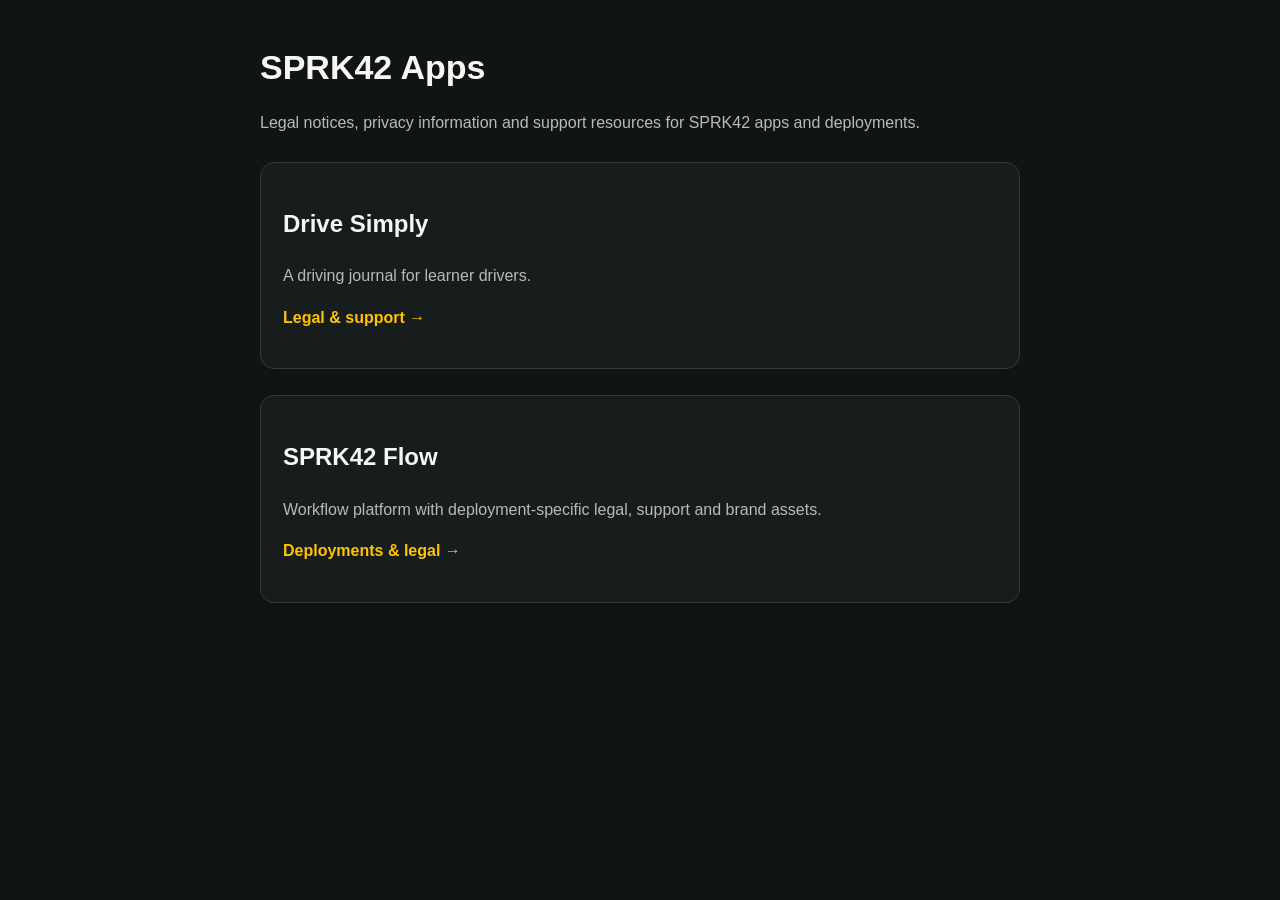
<file: index.html>
<!DOCTYPE html>
<html lang="en">
<head>
  <meta charset="UTF-8">
  <meta name="viewport" content="width=device-width, initial-scale=1.0">
  <title>SPRK42 Apps — Legal & Support</title>
  <style>
    body{font-family:-apple-system,BlinkMacSystemFont,"Segoe UI",sans-serif;background:#101415;color:#f7f7f2;margin:0;padding:40px 22px;line-height:1.6}
    main{max-width:760px;margin:auto} h1{font-size:34px;margin:0 0 10px} p{color:#b8bcb8} a{color:#ffc400;font-weight:700;text-decoration:none}.card{border:1px solid #343a3b;border-radius:14px;padding:22px;margin-top:26px;background:#171c1d}
  </style>
</head>
<body><main>
  <h1>SPRK42 Apps</h1>
  <p>Legal notices, privacy information and support resources for SPRK42 apps and deployments.</p>
  <div class="card"><h2>Drive Simply</h2><p>A driving journal for learner drivers.</p><p><a href="drive-simply/">Legal & support →</a></p></div>
  <div class="card"><h2>SPRK42 Flow</h2><p>Workflow platform with deployment-specific legal, support and brand assets.</p><p><a href="sprk42-flow/">Deployments & legal →</a></p></div>
</main></body></html>
</file>
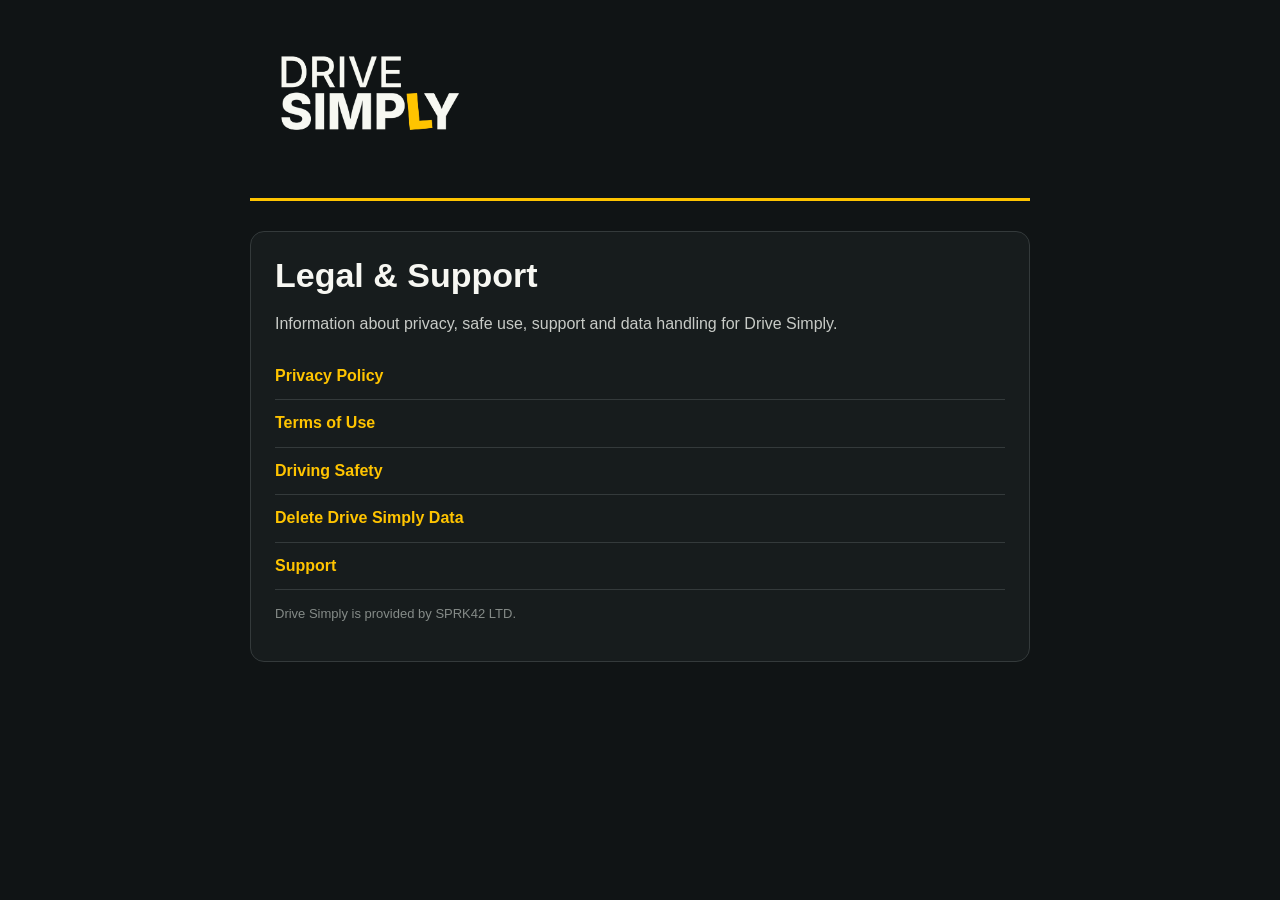
<file: drive-simply/index.html>
<!DOCTYPE html><html lang="en"><head><meta charset="UTF-8"><meta name="viewport" content="width=device-width, initial-scale=1.0"><title>Drive Simply — Legal & Support</title><link rel="stylesheet" href="style.css"></head><body><main><div class="brand"><a href="index.html" aria-label="Drive Simply home"><img src="drivesimply-wordmark-chalk.png" alt="Drive Simply"></a></div><div class="card"><h1>Legal & Support</h1><p>Information about privacy, safe use, support and data handling for Drive Simply.</p><div class="links"><a href="privacy.html">Privacy Policy</a><a href="terms.html">Terms of Use</a><a href="safety.html">Driving Safety</a><a href="delete-data.html">Delete Drive Simply Data</a><a href="support.html">Support</a></div><p class="meta">Drive Simply is provided by SPRK42 LTD.</p></div></main></body></html>
</file>
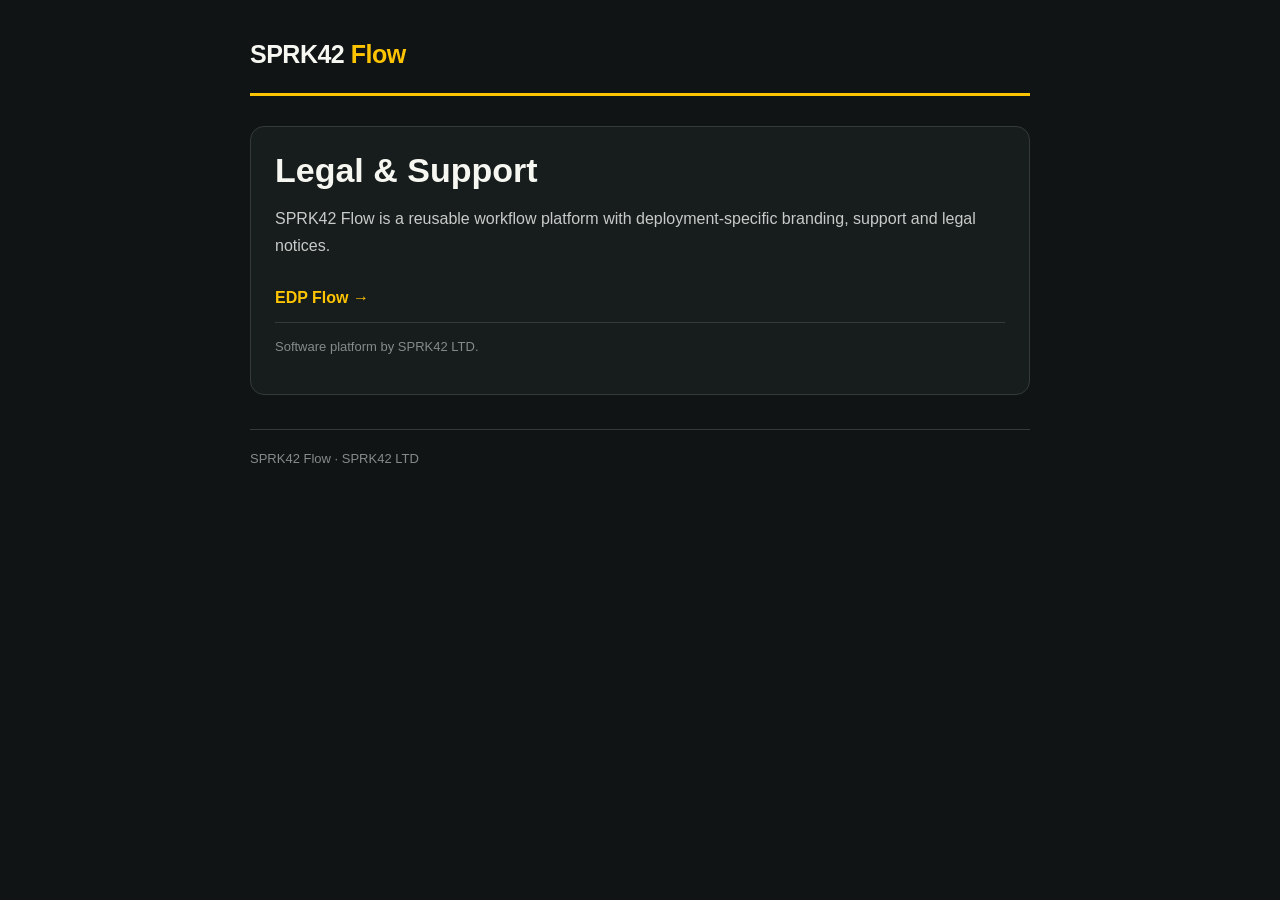
<file: sprk42-flow/index.html>
<!DOCTYPE html><html lang="en"><head><meta charset="UTF-8"><meta name="viewport" content="width=device-width, initial-scale=1.0"><title>SPRK42 Flow — Legal & Deployments</title><link rel="stylesheet" href="style.css"></head><body><main><div class="brand"><div class="brand-mark">SPRK42 <span class="brand-sub">Flow</span></div></div><div class="card"><h1>Legal & Support</h1><p>SPRK42 Flow is a reusable workflow platform with deployment-specific branding, support and legal notices.</p><div class="links"><a href="company/edp-flow/">EDP Flow →</a></div><p class="meta">Software platform by SPRK42 LTD.</p></div><footer>SPRK42 Flow · SPRK42 LTD</footer></main></body></html>
</file>
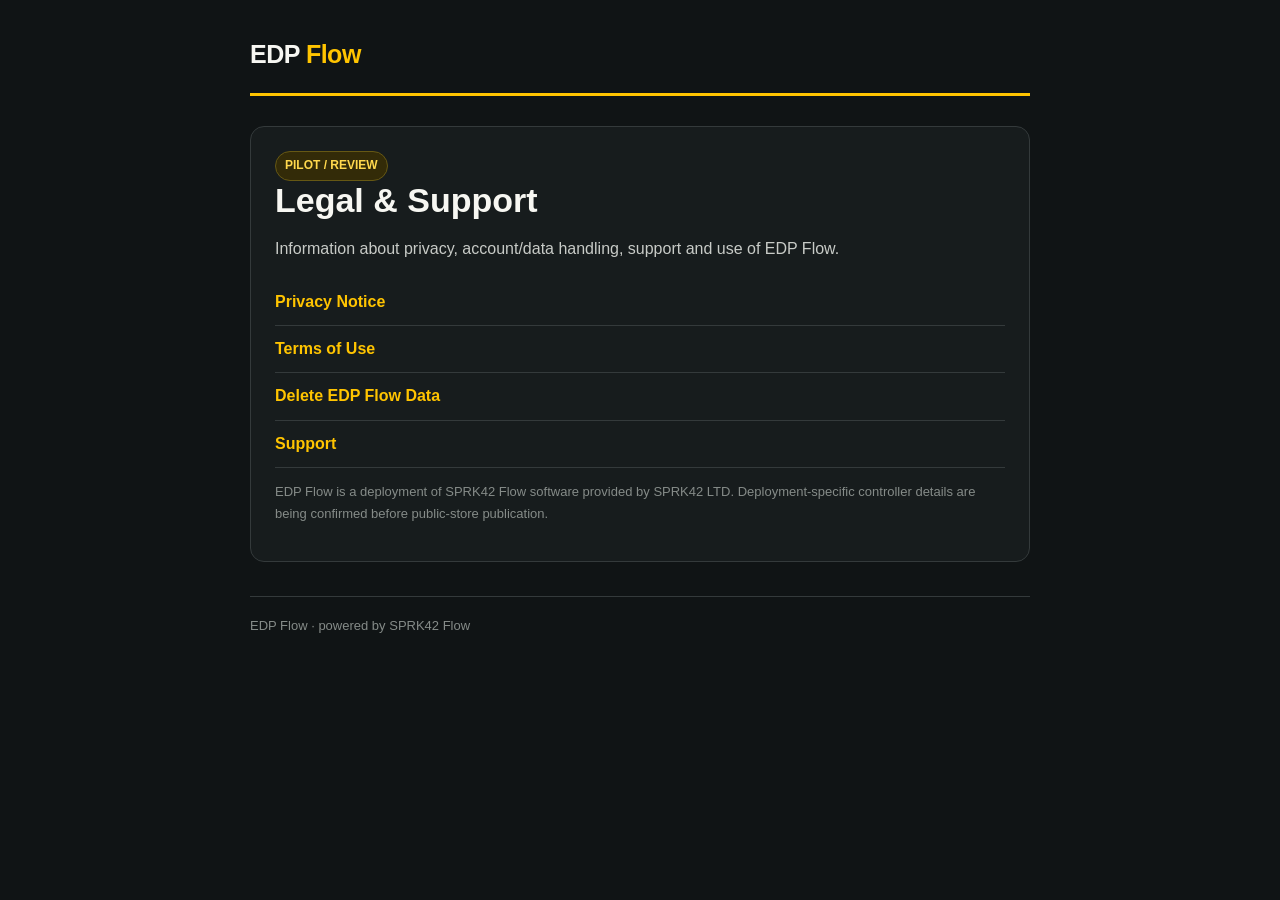
<file: sprk42-flow/company/edp-flow/index.html>
<!DOCTYPE html><html lang="en"><head><meta charset="UTF-8"><meta name="viewport" content="width=device-width, initial-scale=1.0"><title>EDP Flow — Legal & Support</title><link rel="stylesheet" href="../../style.css"></head><body><main><div class="brand"><div class="brand-mark">EDP <span class="brand-sub">Flow</span></div></div><div class="card"><span class="draft">PILOT / REVIEW</span><h1>Legal & Support</h1><p>Information about privacy, account/data handling, support and use of EDP Flow.</p><div class="links"><a href="privacy.html">Privacy Notice</a><a href="terms.html">Terms of Use</a><a href="delete-data.html">Delete EDP Flow Data</a><a href="support.html">Support</a></div><p class="meta">EDP Flow is a deployment of SPRK42 Flow software provided by SPRK42 LTD. Deployment-specific controller details are being confirmed before public-store publication.</p></div><footer>EDP Flow · powered by SPRK42 Flow</footer></main></body></html>
</file>
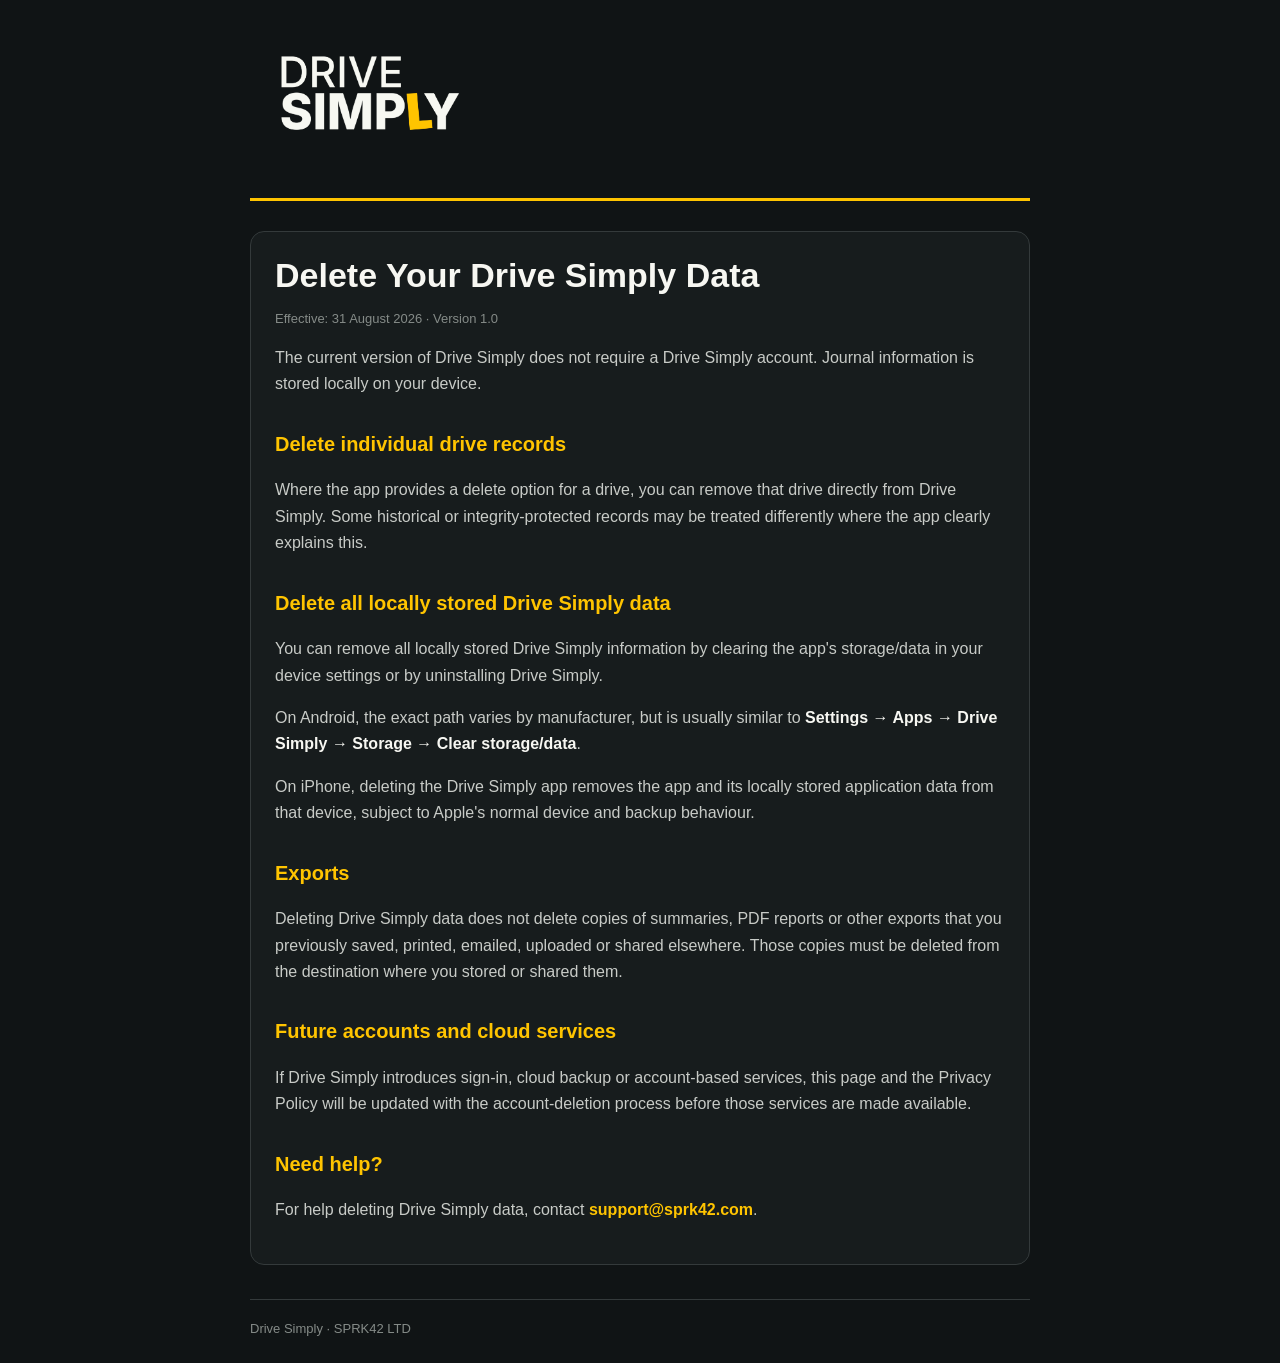
<file: drive-simply/delete-data.html>
<!DOCTYPE html><html lang="en"><head><meta charset="UTF-8"><meta name="viewport" content="width=device-width, initial-scale=1.0"><title>Drive Simply — Delete Your Data</title><link rel="stylesheet" href="style.css"></head><body><main><div class="brand"><a href="index.html" aria-label="Drive Simply home"><img src="drivesimply-wordmark-chalk.png" alt="Drive Simply"></a></div><div class="card"><h1>Delete Your Drive Simply Data</h1><p class="meta">Effective: 31 August 2026 · Version 1.0</p><p>The current version of Drive Simply does not require a Drive Simply account. Journal information is stored locally on your device.</p><h2>Delete individual drive records</h2><p>Where the app provides a delete option for a drive, you can remove that drive directly from Drive Simply. Some historical or integrity-protected records may be treated differently where the app clearly explains this.</p><h2>Delete all locally stored Drive Simply data</h2><p>You can remove all locally stored Drive Simply information by clearing the app's storage/data in your device settings or by uninstalling Drive Simply.</p><p>On Android, the exact path varies by manufacturer, but is usually similar to <strong>Settings → Apps → Drive Simply → Storage → Clear storage/data</strong>.</p><p>On iPhone, deleting the Drive Simply app removes the app and its locally stored application data from that device, subject to Apple's normal device and backup behaviour.</p><h2>Exports</h2><p>Deleting Drive Simply data does not delete copies of summaries, PDF reports or other exports that you previously saved, printed, emailed, uploaded or shared elsewhere. Those copies must be deleted from the destination where you stored or shared them.</p><h2>Future accounts and cloud services</h2><p>If Drive Simply introduces sign-in, cloud backup or account-based services, this page and the Privacy Policy will be updated with the account-deletion process before those services are made available.</p><h2>Need help?</h2><p>For help deleting Drive Simply data, contact <a href="mailto:support@sprk42.com">support@sprk42.com</a>.</p></div><footer>Drive Simply · SPRK42 LTD</footer></main></body></html>
</file>
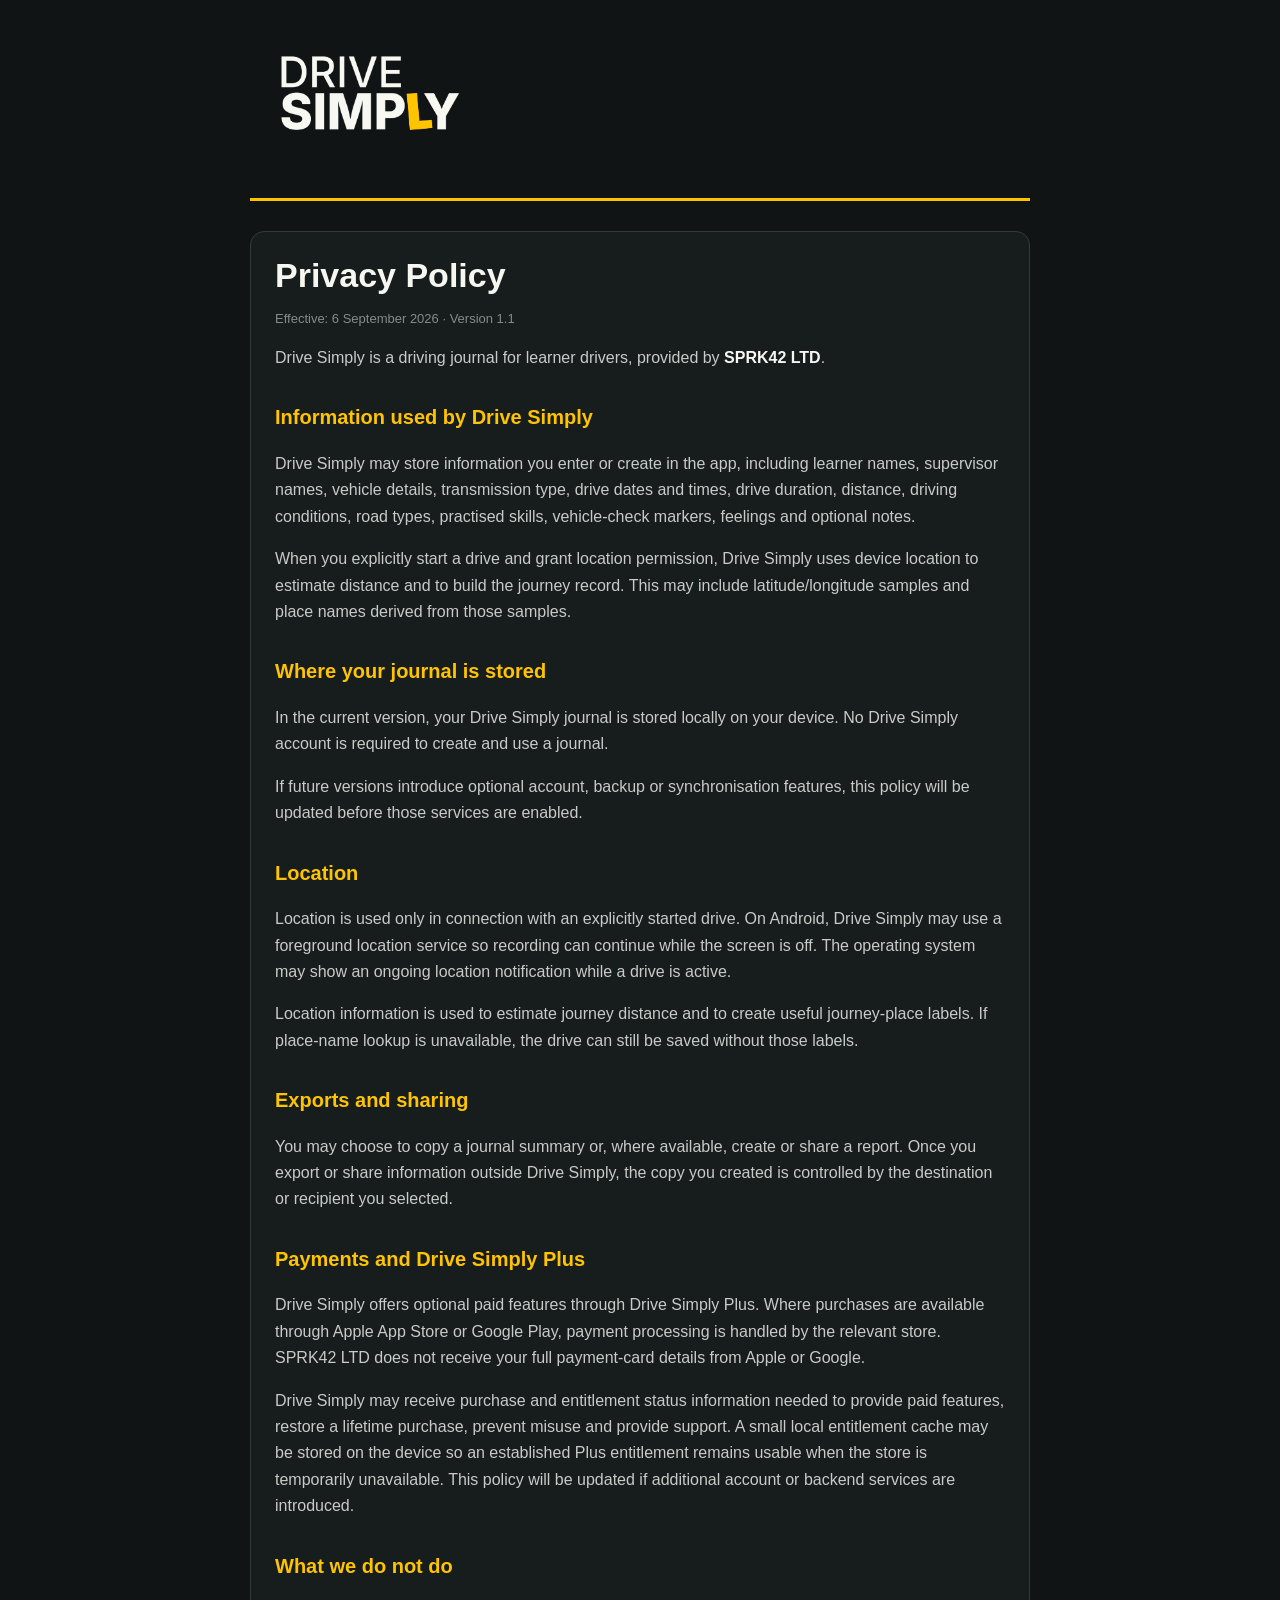
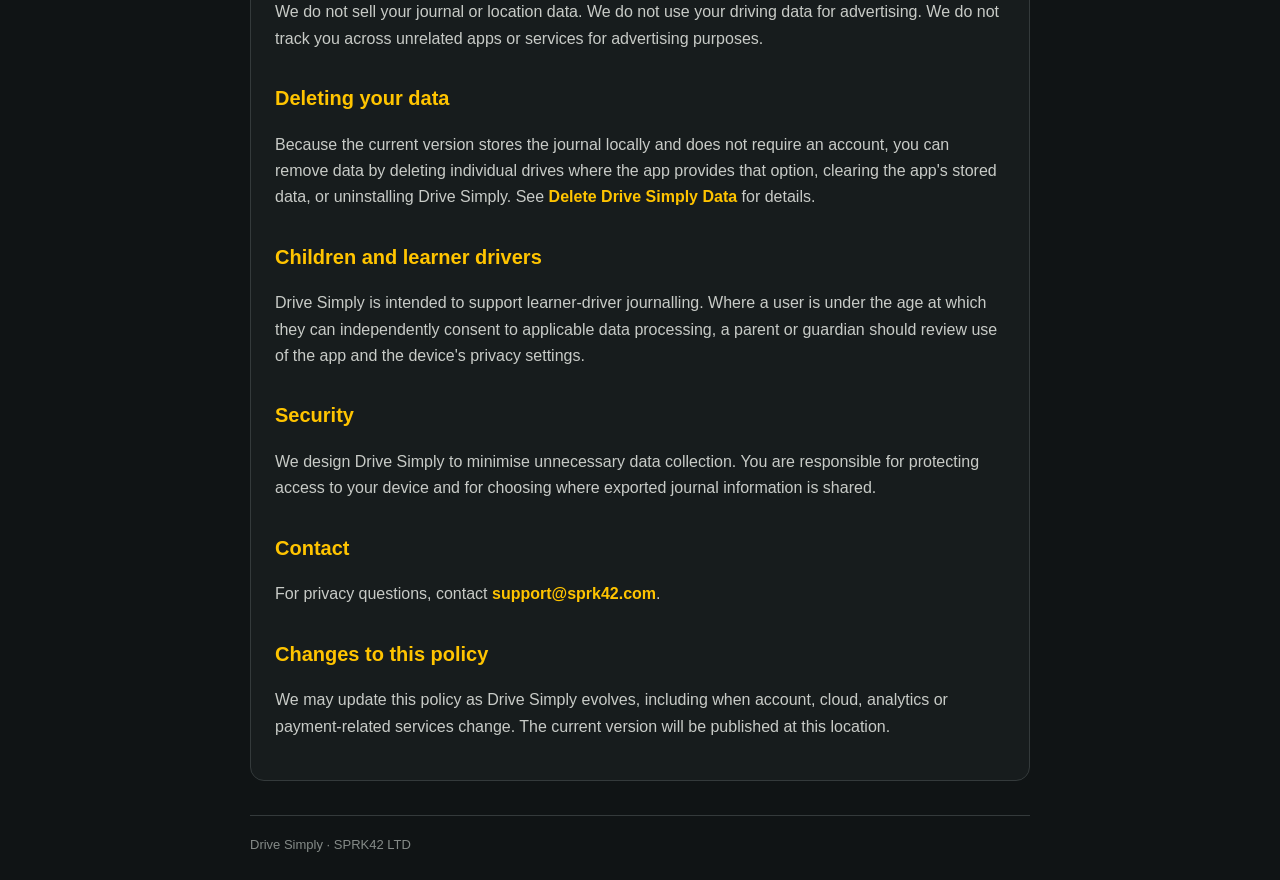
<file: drive-simply/privacy.html>
<!DOCTYPE html><html lang="en"><head><meta charset="UTF-8"><meta name="viewport" content="width=device-width, initial-scale=1.0"><title>Drive Simply — Privacy Policy</title><link rel="stylesheet" href="style.css"></head><body><main><div class="brand"><a href="index.html" aria-label="Drive Simply home"><img src="drivesimply-wordmark-chalk.png" alt="Drive Simply"></a></div><div class="card"><h1>Privacy Policy</h1><p class="meta">Effective: 6 September 2026 · Version 1.1</p><p>Drive Simply is a driving journal for learner drivers, provided by <strong>SPRK42 LTD</strong>.</p><h2>Information used by Drive Simply</h2><p>Drive Simply may store information you enter or create in the app, including learner names, supervisor names, vehicle details, transmission type, drive dates and times, drive duration, distance, driving conditions, road types, practised skills, vehicle-check markers, feelings and optional notes.</p><p>When you explicitly start a drive and grant location permission, Drive Simply uses device location to estimate distance and to build the journey record. This may include latitude/longitude samples and place names derived from those samples.</p><h2>Where your journal is stored</h2><p>In the current version, your Drive Simply journal is stored locally on your device. No Drive Simply account is required to create and use a journal.</p><p>If future versions introduce optional account, backup or synchronisation features, this policy will be updated before those services are enabled.</p><h2>Location</h2><p>Location is used only in connection with an explicitly started drive. On Android, Drive Simply may use a foreground location service so recording can continue while the screen is off. The operating system may show an ongoing location notification while a drive is active.</p><p>Location information is used to estimate journey distance and to create useful journey-place labels. If place-name lookup is unavailable, the drive can still be saved without those labels.</p><h2>Exports and sharing</h2><p>You may choose to copy a journal summary or, where available, create or share a report. Once you export or share information outside Drive Simply, the copy you created is controlled by the destination or recipient you selected.</p><h2>Payments and Drive Simply Plus</h2><p>Drive Simply offers optional paid features through Drive Simply Plus. Where purchases are available through Apple App Store or Google Play, payment processing is handled by the relevant store. SPRK42 LTD does not receive your full payment-card details from Apple or Google.</p><p>Drive Simply may receive purchase and entitlement status information needed to provide paid features, restore a lifetime purchase, prevent misuse and provide support. A small local entitlement cache may be stored on the device so an established Plus entitlement remains usable when the store is temporarily unavailable. This policy will be updated if additional account or backend services are introduced.</p><h2>What we do not do</h2><p>We do not sell your journal or location data. We do not use your driving data for advertising. We do not track you across unrelated apps or services for advertising purposes.</p><h2>Deleting your data</h2><p>Because the current version stores the journal locally and does not require an account, you can remove data by deleting individual drives where the app provides that option, clearing the app's stored data, or uninstalling Drive Simply. See <a href="delete-data.html">Delete Drive Simply Data</a> for details.</p><h2>Children and learner drivers</h2><p>Drive Simply is intended to support learner-driver journalling. Where a user is under the age at which they can independently consent to applicable data processing, a parent or guardian should review use of the app and the device's privacy settings.</p><h2>Security</h2><p>We design Drive Simply to minimise unnecessary data collection. You are responsible for protecting access to your device and for choosing where exported journal information is shared.</p><h2>Contact</h2><p>For privacy questions, contact <a href="mailto:support@sprk42.com">support@sprk42.com</a>.</p><h2>Changes to this policy</h2><p>We may update this policy as Drive Simply evolves, including when account, cloud, analytics or payment-related services change. The current version will be published at this location.</p></div><footer>Drive Simply · SPRK42 LTD</footer></main></body></html>
</file>
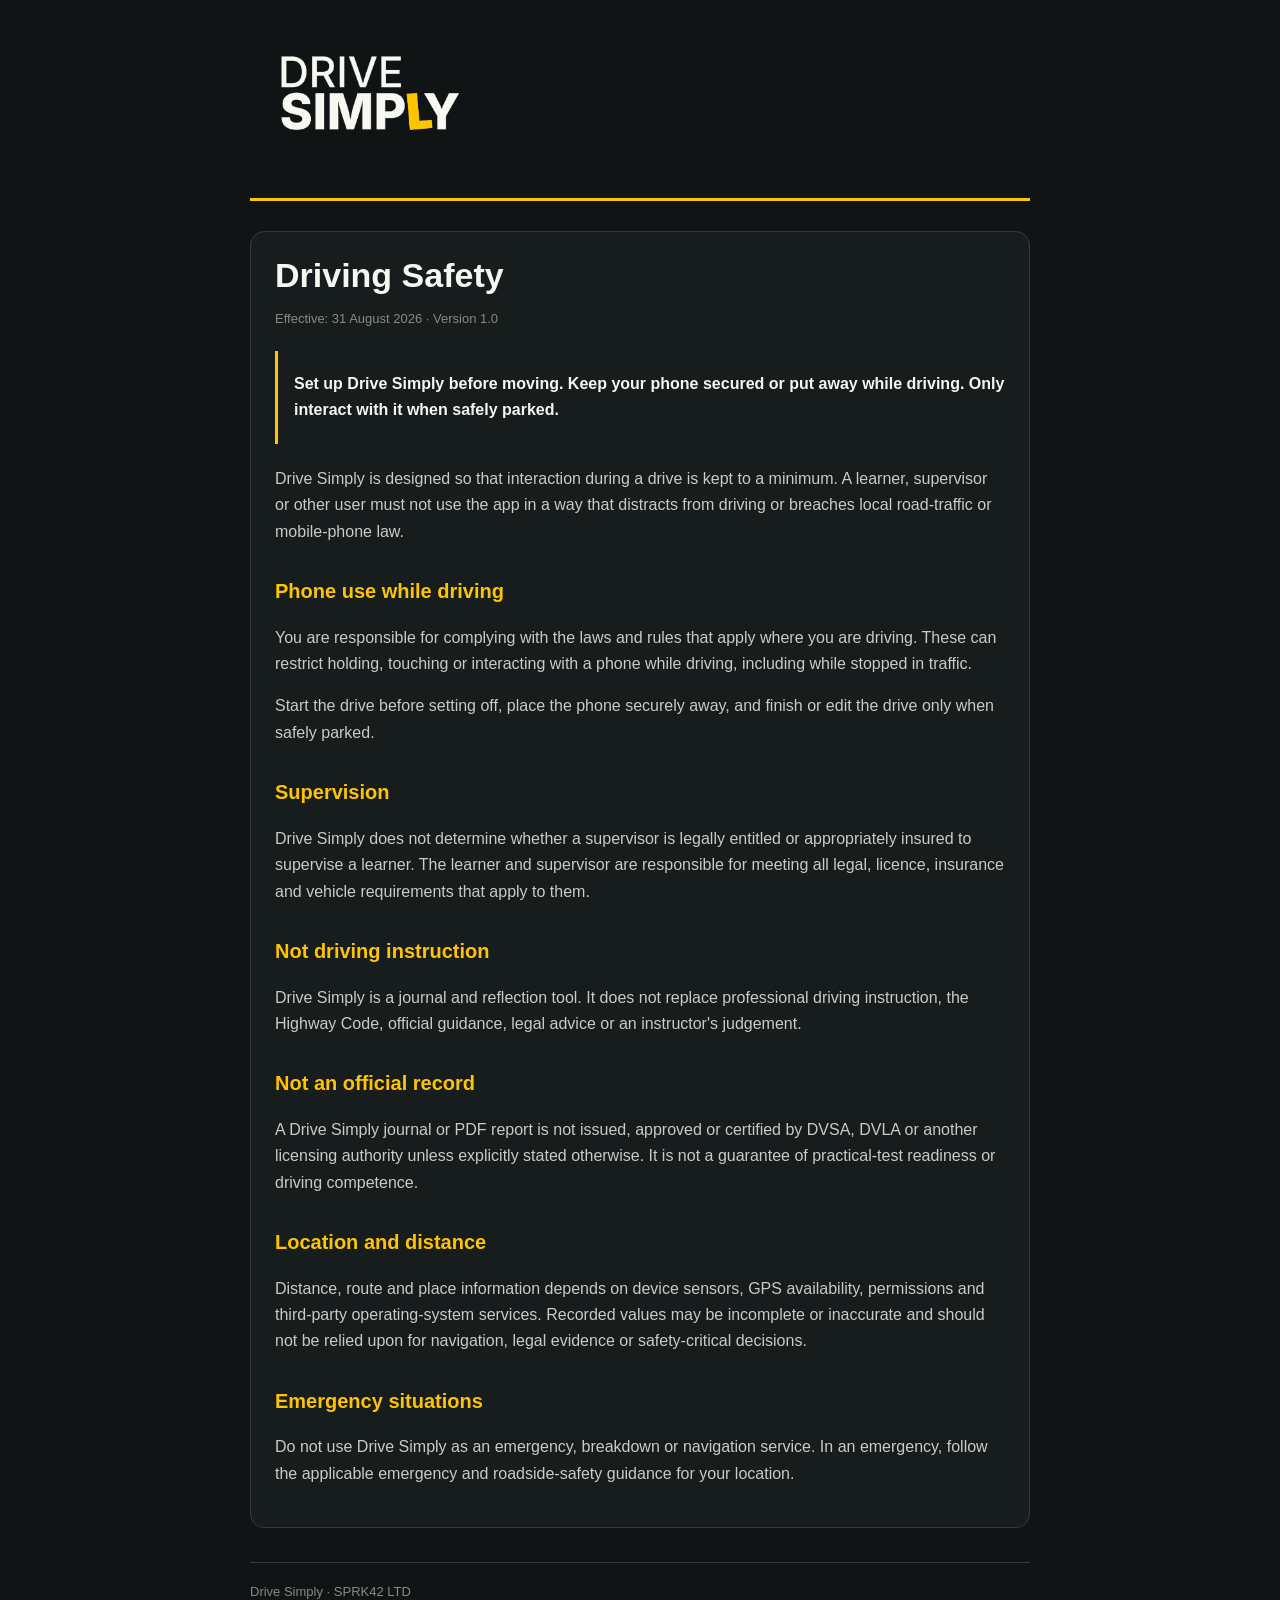
<file: drive-simply/safety.html>
<!DOCTYPE html><html lang="en"><head><meta charset="UTF-8"><meta name="viewport" content="width=device-width, initial-scale=1.0"><title>Drive Simply — Driving Safety</title><link rel="stylesheet" href="style.css"></head><body><main><div class="brand"><a href="index.html" aria-label="Drive Simply home"><img src="drivesimply-wordmark-chalk.png" alt="Drive Simply"></a></div><div class="card"><h1>Driving Safety</h1><p class="meta">Effective: 31 August 2026 · Version 1.0</p><div class="notice"><p><strong>Set up Drive Simply before moving. Keep your phone secured or put away while driving. Only interact with it when safely parked.</strong></p></div><p>Drive Simply is designed so that interaction during a drive is kept to a minimum. A learner, supervisor or other user must not use the app in a way that distracts from driving or breaches local road-traffic or mobile-phone law.</p><h2>Phone use while driving</h2><p>You are responsible for complying with the laws and rules that apply where you are driving. These can restrict holding, touching or interacting with a phone while driving, including while stopped in traffic.</p><p>Start the drive before setting off, place the phone securely away, and finish or edit the drive only when safely parked.</p><h2>Supervision</h2><p>Drive Simply does not determine whether a supervisor is legally entitled or appropriately insured to supervise a learner. The learner and supervisor are responsible for meeting all legal, licence, insurance and vehicle requirements that apply to them.</p><h2>Not driving instruction</h2><p>Drive Simply is a journal and reflection tool. It does not replace professional driving instruction, the Highway Code, official guidance, legal advice or an instructor's judgement.</p><h2>Not an official record</h2><p>A Drive Simply journal or PDF report is not issued, approved or certified by DVSA, DVLA or another licensing authority unless explicitly stated otherwise. It is not a guarantee of practical-test readiness or driving competence.</p><h2>Location and distance</h2><p>Distance, route and place information depends on device sensors, GPS availability, permissions and third-party operating-system services. Recorded values may be incomplete or inaccurate and should not be relied upon for navigation, legal evidence or safety-critical decisions.</p><h2>Emergency situations</h2><p>Do not use Drive Simply as an emergency, breakdown or navigation service. In an emergency, follow the applicable emergency and roadside-safety guidance for your location.</p></div><footer>Drive Simply · SPRK42 LTD</footer></main></body></html>
</file>
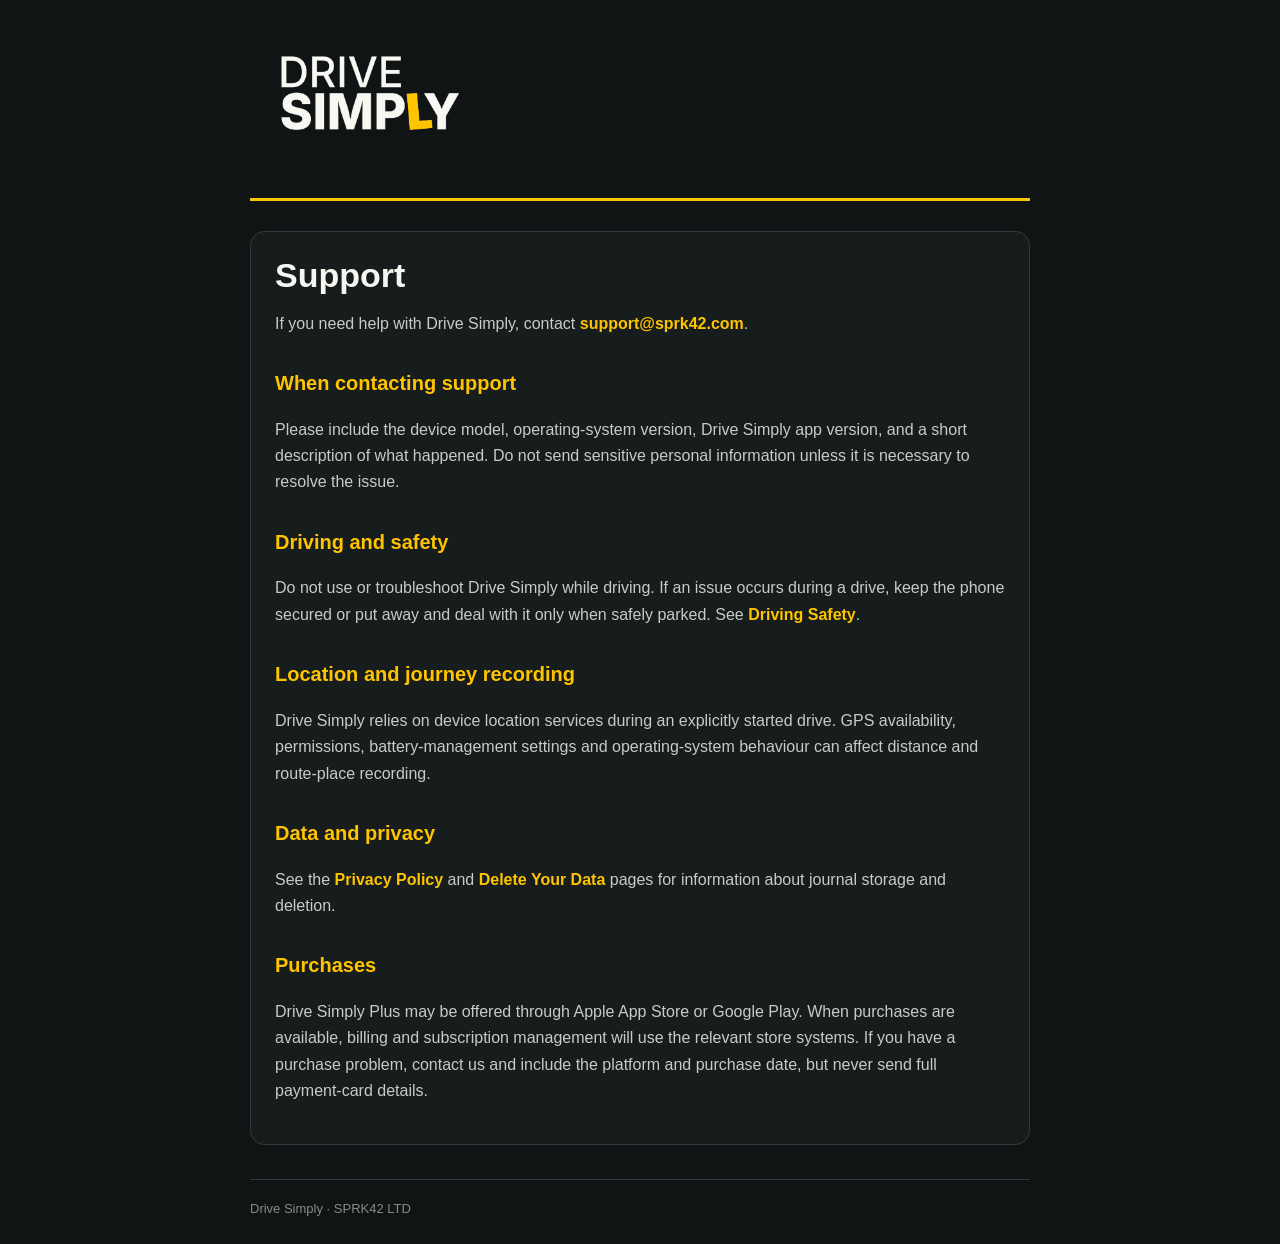
<file: drive-simply/support.html>
<!DOCTYPE html><html lang="en"><head><meta charset="UTF-8"><meta name="viewport" content="width=device-width, initial-scale=1.0"><title>Drive Simply — Support</title><link rel="stylesheet" href="style.css"></head><body><main><div class="brand"><a href="index.html" aria-label="Drive Simply home"><img src="drivesimply-wordmark-chalk.png" alt="Drive Simply"></a></div><div class="card"><h1>Support</h1><p>If you need help with Drive Simply, contact <a href="mailto:support@sprk42.com">support@sprk42.com</a>.</p><h2>When contacting support</h2><p>Please include the device model, operating-system version, Drive Simply app version, and a short description of what happened. Do not send sensitive personal information unless it is necessary to resolve the issue.</p><h2>Driving and safety</h2><p>Do not use or troubleshoot Drive Simply while driving. If an issue occurs during a drive, keep the phone secured or put away and deal with it only when safely parked. See <a href="safety.html">Driving Safety</a>.</p><h2>Location and journey recording</h2><p>Drive Simply relies on device location services during an explicitly started drive. GPS availability, permissions, battery-management settings and operating-system behaviour can affect distance and route-place recording.</p><h2>Data and privacy</h2><p>See the <a href="privacy.html">Privacy Policy</a> and <a href="delete-data.html">Delete Your Data</a> pages for information about journal storage and deletion.</p><h2>Purchases</h2><p>Drive Simply Plus may be offered through Apple App Store or Google Play. When purchases are available, billing and subscription management will use the relevant store systems. If you have a purchase problem, contact us and include the platform and purchase date, but never send full payment-card details.</p></div><footer>Drive Simply · SPRK42 LTD</footer></main></body></html>
</file>
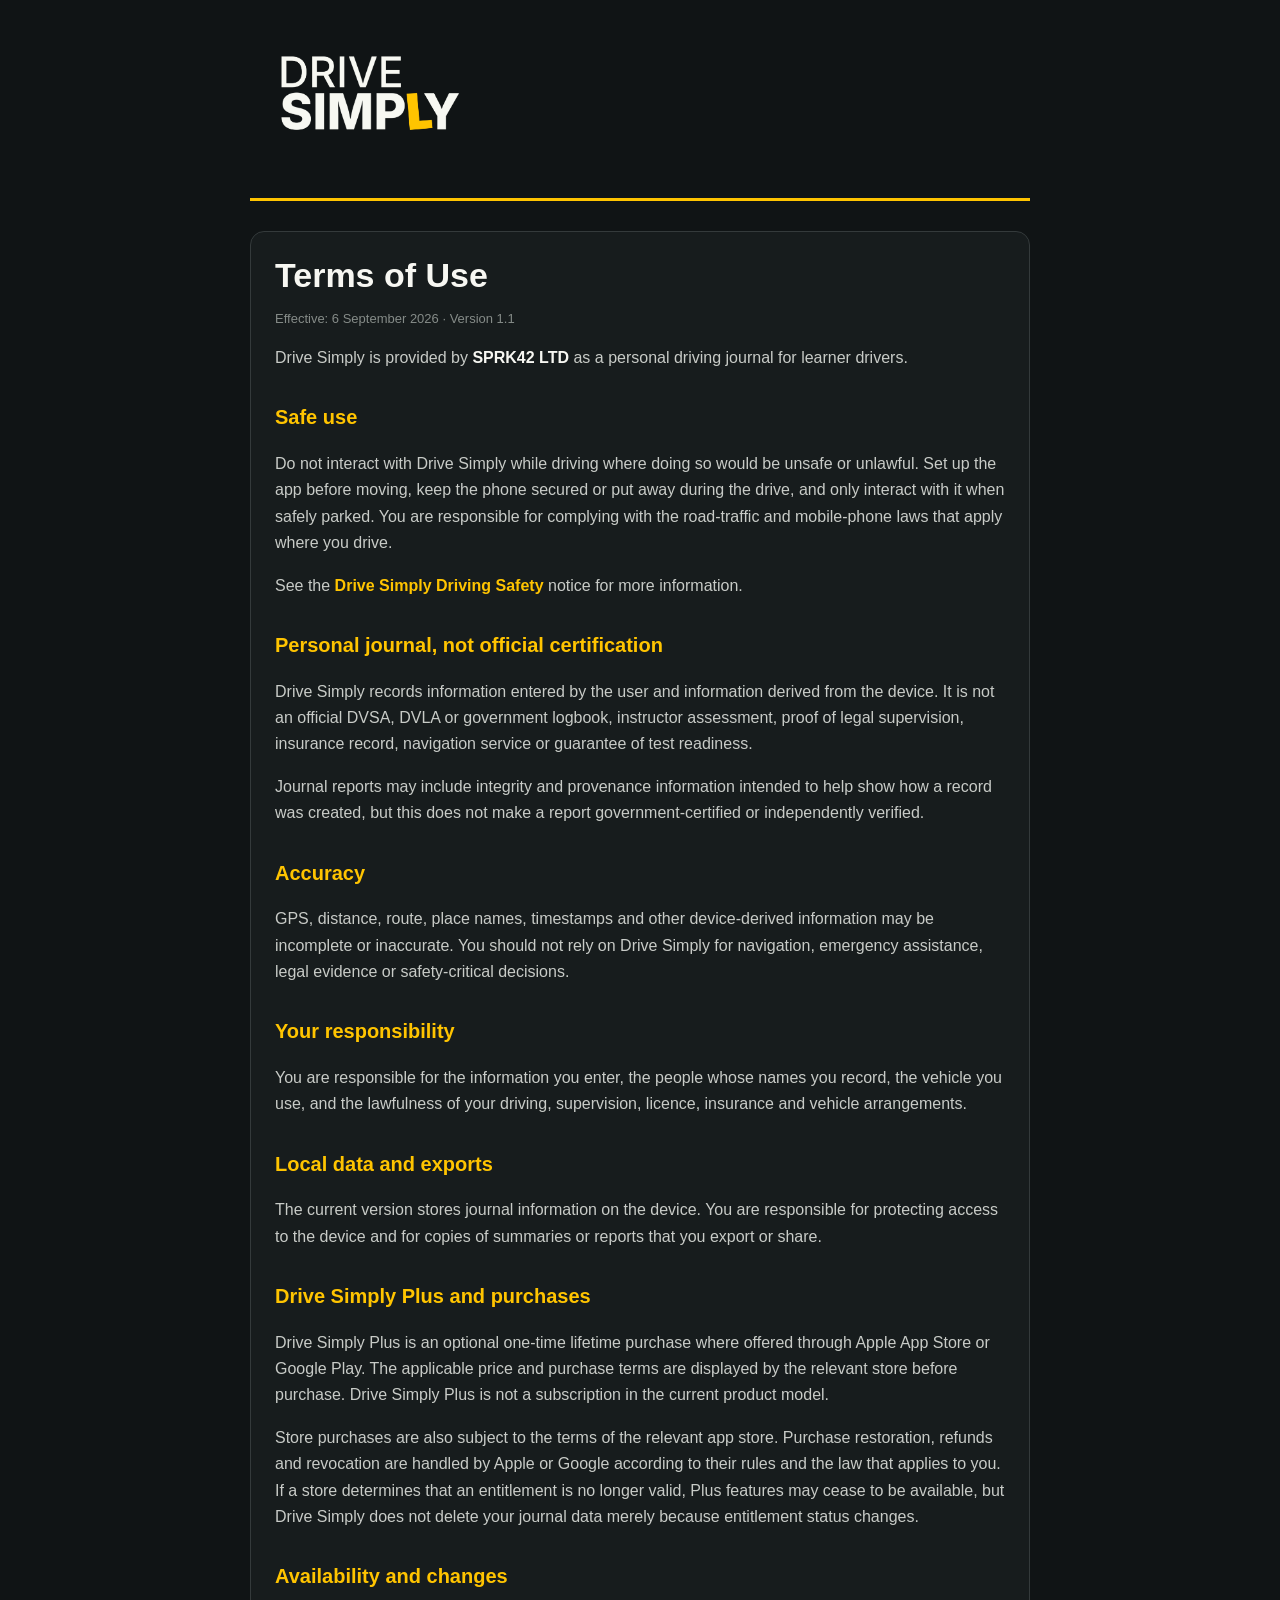
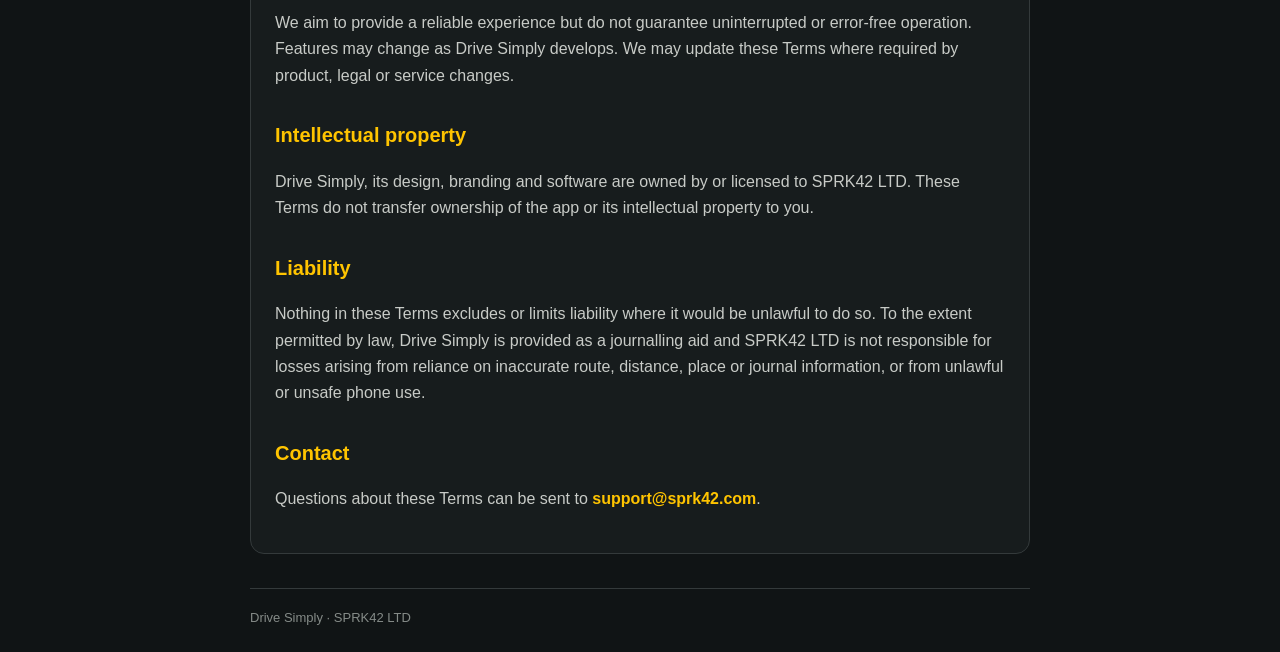
<file: drive-simply/terms.html>
<!DOCTYPE html><html lang="en"><head><meta charset="UTF-8"><meta name="viewport" content="width=device-width, initial-scale=1.0"><title>Drive Simply — Terms of Use</title><link rel="stylesheet" href="style.css"></head><body><main><div class="brand"><a href="index.html" aria-label="Drive Simply home"><img src="drivesimply-wordmark-chalk.png" alt="Drive Simply"></a></div><div class="card"><h1>Terms of Use</h1><p class="meta">Effective: 6 September 2026 · Version 1.1</p><p>Drive Simply is provided by <strong>SPRK42 LTD</strong> as a personal driving journal for learner drivers.</p><h2>Safe use</h2><p>Do not interact with Drive Simply while driving where doing so would be unsafe or unlawful. Set up the app before moving, keep the phone secured or put away during the drive, and only interact with it when safely parked. You are responsible for complying with the road-traffic and mobile-phone laws that apply where you drive.</p><p>See the <a href="safety.html">Drive Simply Driving Safety</a> notice for more information.</p><h2>Personal journal, not official certification</h2><p>Drive Simply records information entered by the user and information derived from the device. It is not an official DVSA, DVLA or government logbook, instructor assessment, proof of legal supervision, insurance record, navigation service or guarantee of test readiness.</p><p>Journal reports may include integrity and provenance information intended to help show how a record was created, but this does not make a report government-certified or independently verified.</p><h2>Accuracy</h2><p>GPS, distance, route, place names, timestamps and other device-derived information may be incomplete or inaccurate. You should not rely on Drive Simply for navigation, emergency assistance, legal evidence or safety-critical decisions.</p><h2>Your responsibility</h2><p>You are responsible for the information you enter, the people whose names you record, the vehicle you use, and the lawfulness of your driving, supervision, licence, insurance and vehicle arrangements.</p><h2>Local data and exports</h2><p>The current version stores journal information on the device. You are responsible for protecting access to the device and for copies of summaries or reports that you export or share.</p><h2>Drive Simply Plus and purchases</h2><p>Drive Simply Plus is an optional one-time lifetime purchase where offered through Apple App Store or Google Play. The applicable price and purchase terms are displayed by the relevant store before purchase. Drive Simply Plus is not a subscription in the current product model.</p><p>Store purchases are also subject to the terms of the relevant app store. Purchase restoration, refunds and revocation are handled by Apple or Google according to their rules and the law that applies to you. If a store determines that an entitlement is no longer valid, Plus features may cease to be available, but Drive Simply does not delete your journal data merely because entitlement status changes.</p><h2>Availability and changes</h2><p>We aim to provide a reliable experience but do not guarantee uninterrupted or error-free operation. Features may change as Drive Simply develops. We may update these Terms where required by product, legal or service changes.</p><h2>Intellectual property</h2><p>Drive Simply, its design, branding and software are owned by or licensed to SPRK42 LTD. These Terms do not transfer ownership of the app or its intellectual property to you.</p><h2>Liability</h2><p>Nothing in these Terms excludes or limits liability where it would be unlawful to do so. To the extent permitted by law, Drive Simply is provided as a journalling aid and SPRK42 LTD is not responsible for losses arising from reliance on inaccurate route, distance, place or journal information, or from unlawful or unsafe phone use.</p><h2>Contact</h2><p>Questions about these Terms can be sent to <a href="mailto:support@sprk42.com">support@sprk42.com</a>.</p></div><footer>Drive Simply · SPRK42 LTD</footer></main></body></html>
</file>
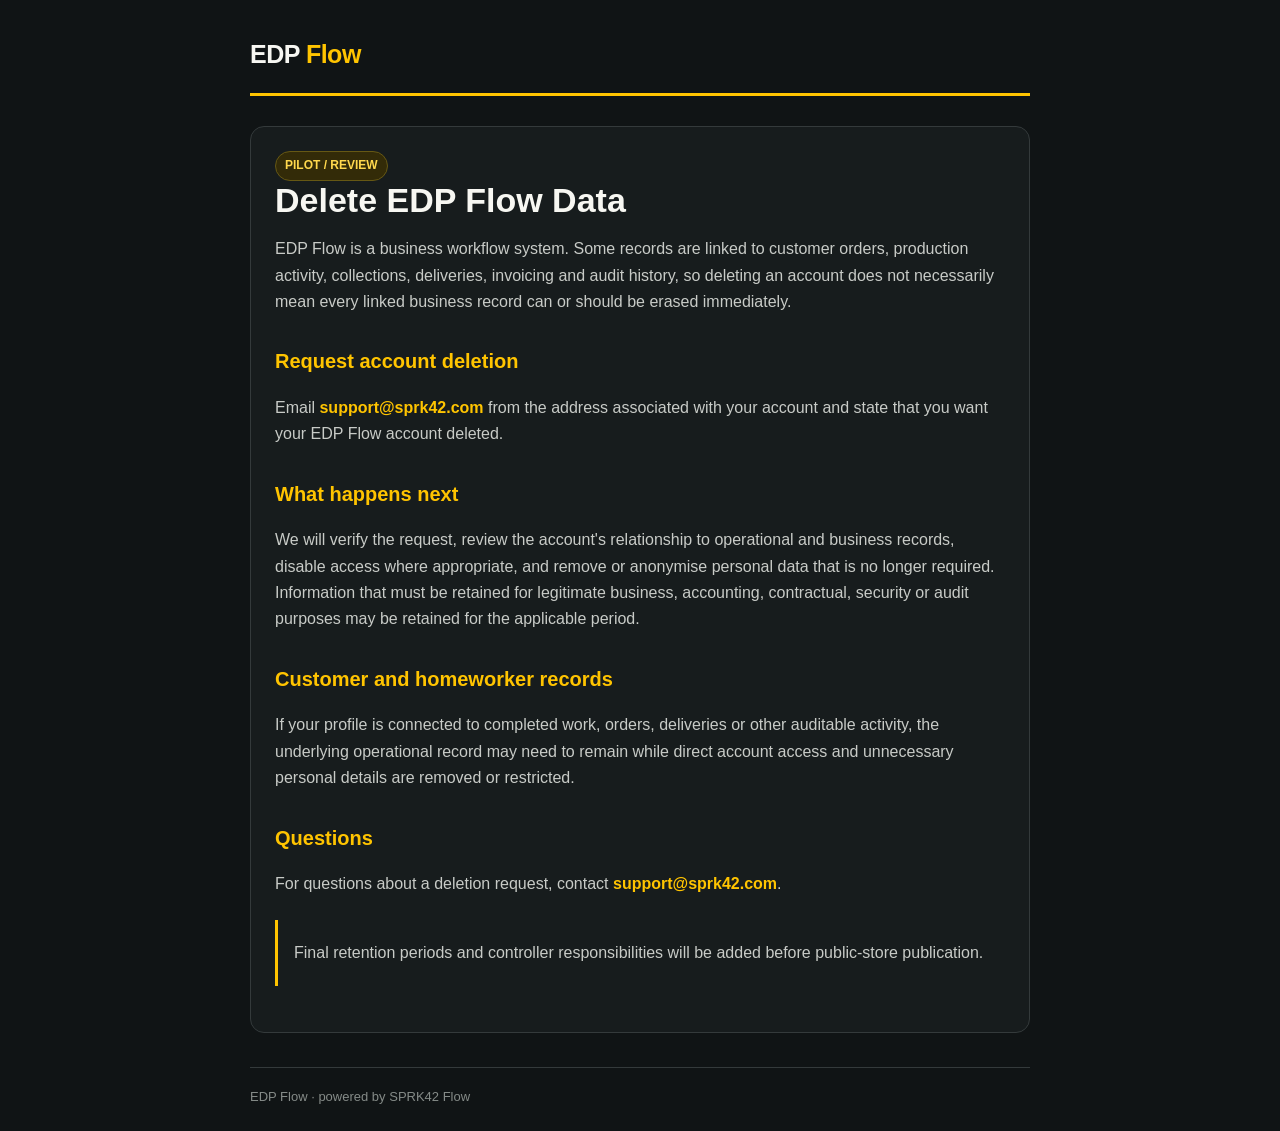
<file: sprk42-flow/company/edp-flow/delete-data.html>
<!DOCTYPE html><html lang="en"><head><meta charset="UTF-8"><meta name="viewport" content="width=device-width, initial-scale=1.0"><title>EDP Flow — Delete Data</title><link rel="stylesheet" href="../../style.css"></head><body><main><div class="brand"><div class="brand-mark">EDP <span class="brand-sub">Flow</span></div></div><div class="card"><span class="draft">PILOT / REVIEW</span><h1>Delete EDP Flow Data</h1><p>EDP Flow is a business workflow system. Some records are linked to customer orders, production activity, collections, deliveries, invoicing and audit history, so deleting an account does not necessarily mean every linked business record can or should be erased immediately.</p><h2>Request account deletion</h2><p>Email <a href="mailto:support@sprk42.com?subject=EDP%20Flow%20data%20deletion%20request">support@sprk42.com</a> from the address associated with your account and state that you want your EDP Flow account deleted.</p><h2>What happens next</h2><p>We will verify the request, review the account's relationship to operational and business records, disable access where appropriate, and remove or anonymise personal data that is no longer required. Information that must be retained for legitimate business, accounting, contractual, security or audit purposes may be retained for the applicable period.</p><h2>Customer and homeworker records</h2><p>If your profile is connected to completed work, orders, deliveries or other auditable activity, the underlying operational record may need to remain while direct account access and unnecessary personal details are removed or restricted.</p><h2>Questions</h2><p>For questions about a deletion request, contact <a href="mailto:support@sprk42.com">support@sprk42.com</a>.</p><div class="notice"><p>Final retention periods and controller responsibilities will be added before public-store publication.</p></div></div><footer>EDP Flow · powered by SPRK42 Flow</footer></main></body></html>
</file>
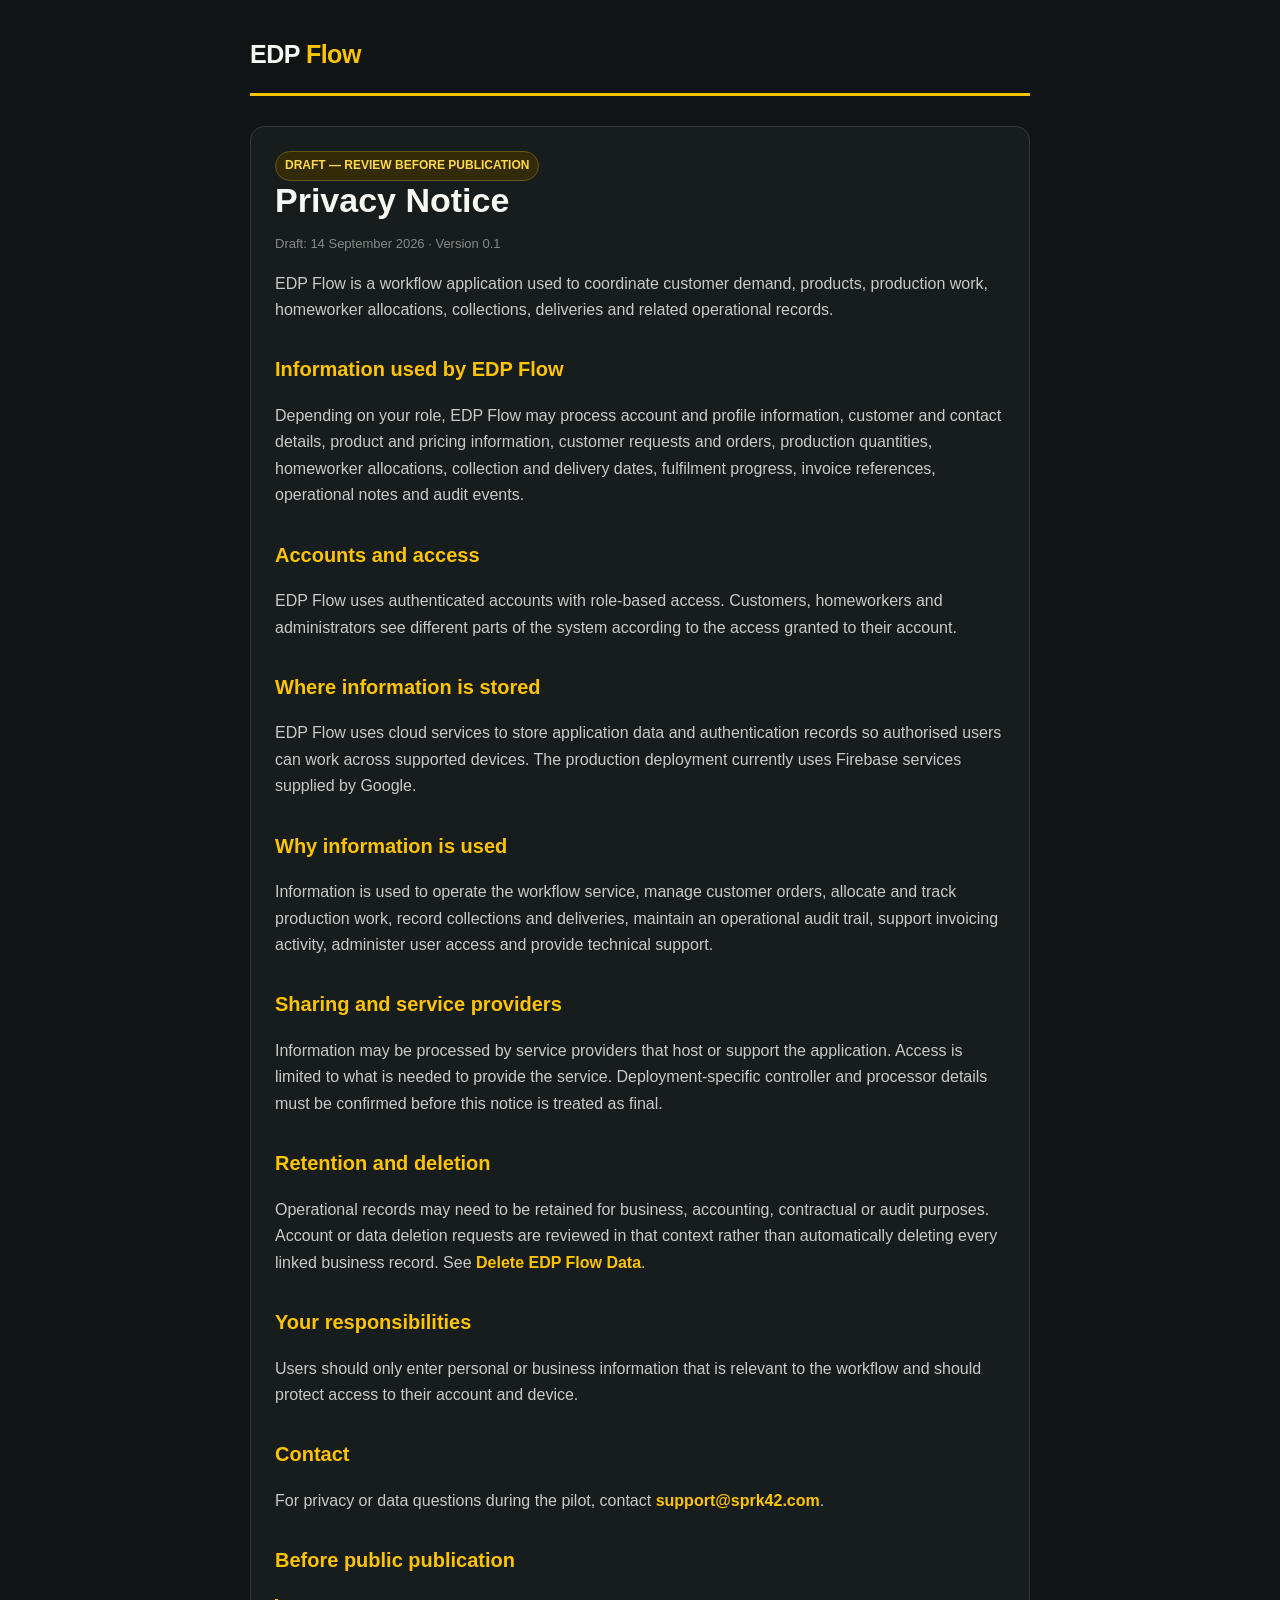
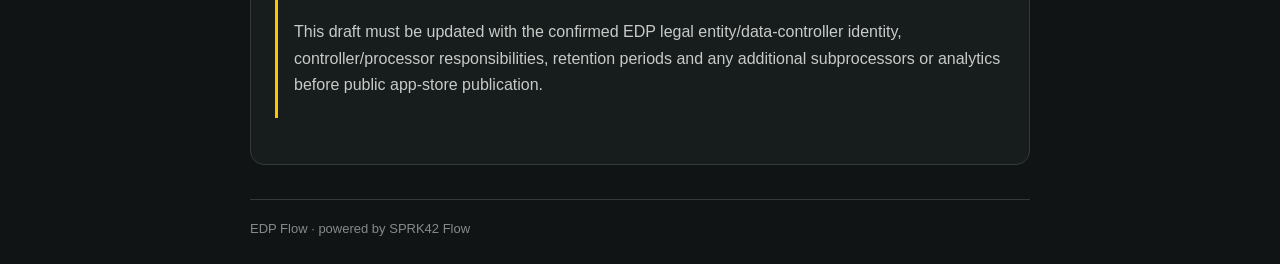
<file: sprk42-flow/company/edp-flow/privacy.html>
<!DOCTYPE html><html lang="en"><head><meta charset="UTF-8"><meta name="viewport" content="width=device-width, initial-scale=1.0"><title>EDP Flow — Privacy Notice</title><link rel="stylesheet" href="../../style.css"></head><body><main><div class="brand"><div class="brand-mark">EDP <span class="brand-sub">Flow</span></div></div><div class="card"><span class="draft">DRAFT — REVIEW BEFORE PUBLICATION</span><h1>Privacy Notice</h1><p class="meta">Draft: 14 September 2026 · Version 0.1</p><p>EDP Flow is a workflow application used to coordinate customer demand, products, production work, homeworker allocations, collections, deliveries and related operational records.</p><h2>Information used by EDP Flow</h2><p>Depending on your role, EDP Flow may process account and profile information, customer and contact details, product and pricing information, customer requests and orders, production quantities, homeworker allocations, collection and delivery dates, fulfilment progress, invoice references, operational notes and audit events.</p><h2>Accounts and access</h2><p>EDP Flow uses authenticated accounts with role-based access. Customers, homeworkers and administrators see different parts of the system according to the access granted to their account.</p><h2>Where information is stored</h2><p>EDP Flow uses cloud services to store application data and authentication records so authorised users can work across supported devices. The production deployment currently uses Firebase services supplied by Google.</p><h2>Why information is used</h2><p>Information is used to operate the workflow service, manage customer orders, allocate and track production work, record collections and deliveries, maintain an operational audit trail, support invoicing activity, administer user access and provide technical support.</p><h2>Sharing and service providers</h2><p>Information may be processed by service providers that host or support the application. Access is limited to what is needed to provide the service. Deployment-specific controller and processor details must be confirmed before this notice is treated as final.</p><h2>Retention and deletion</h2><p>Operational records may need to be retained for business, accounting, contractual or audit purposes. Account or data deletion requests are reviewed in that context rather than automatically deleting every linked business record. See <a href="delete-data.html">Delete EDP Flow Data</a>.</p><h2>Your responsibilities</h2><p>Users should only enter personal or business information that is relevant to the workflow and should protect access to their account and device.</p><h2>Contact</h2><p>For privacy or data questions during the pilot, contact <a href="mailto:support@sprk42.com">support@sprk42.com</a>.</p><h2>Before public publication</h2><div class="notice"><p>This draft must be updated with the confirmed EDP legal entity/data-controller identity, controller/processor responsibilities, retention periods and any additional subprocessors or analytics before public app-store publication.</p></div></div><footer>EDP Flow · powered by SPRK42 Flow</footer></main></body></html>
</file>
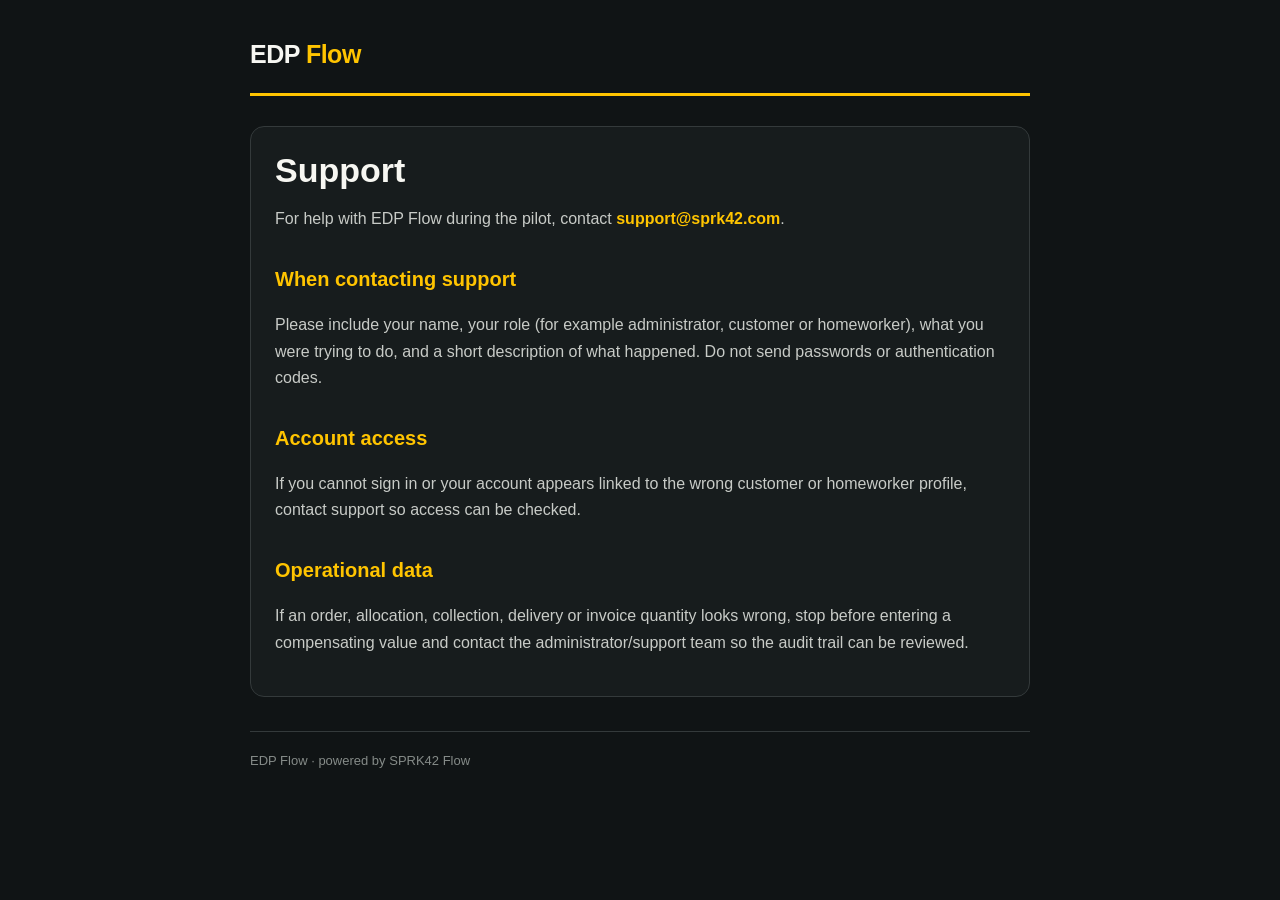
<file: sprk42-flow/company/edp-flow/support.html>
<!DOCTYPE html><html lang="en"><head><meta charset="UTF-8"><meta name="viewport" content="width=device-width, initial-scale=1.0"><title>EDP Flow — Support</title><link rel="stylesheet" href="../../style.css"></head><body><main><div class="brand"><div class="brand-mark">EDP <span class="brand-sub">Flow</span></div></div><div class="card"><h1>Support</h1><p>For help with EDP Flow during the pilot, contact <a href="mailto:support@sprk42.com">support@sprk42.com</a>.</p><h2>When contacting support</h2><p>Please include your name, your role (for example administrator, customer or homeworker), what you were trying to do, and a short description of what happened. Do not send passwords or authentication codes.</p><h2>Account access</h2><p>If you cannot sign in or your account appears linked to the wrong customer or homeworker profile, contact support so access can be checked.</p><h2>Operational data</h2><p>If an order, allocation, collection, delivery or invoice quantity looks wrong, stop before entering a compensating value and contact the administrator/support team so the audit trail can be reviewed.</p></div><footer>EDP Flow · powered by SPRK42 Flow</footer></main></body></html>
</file>
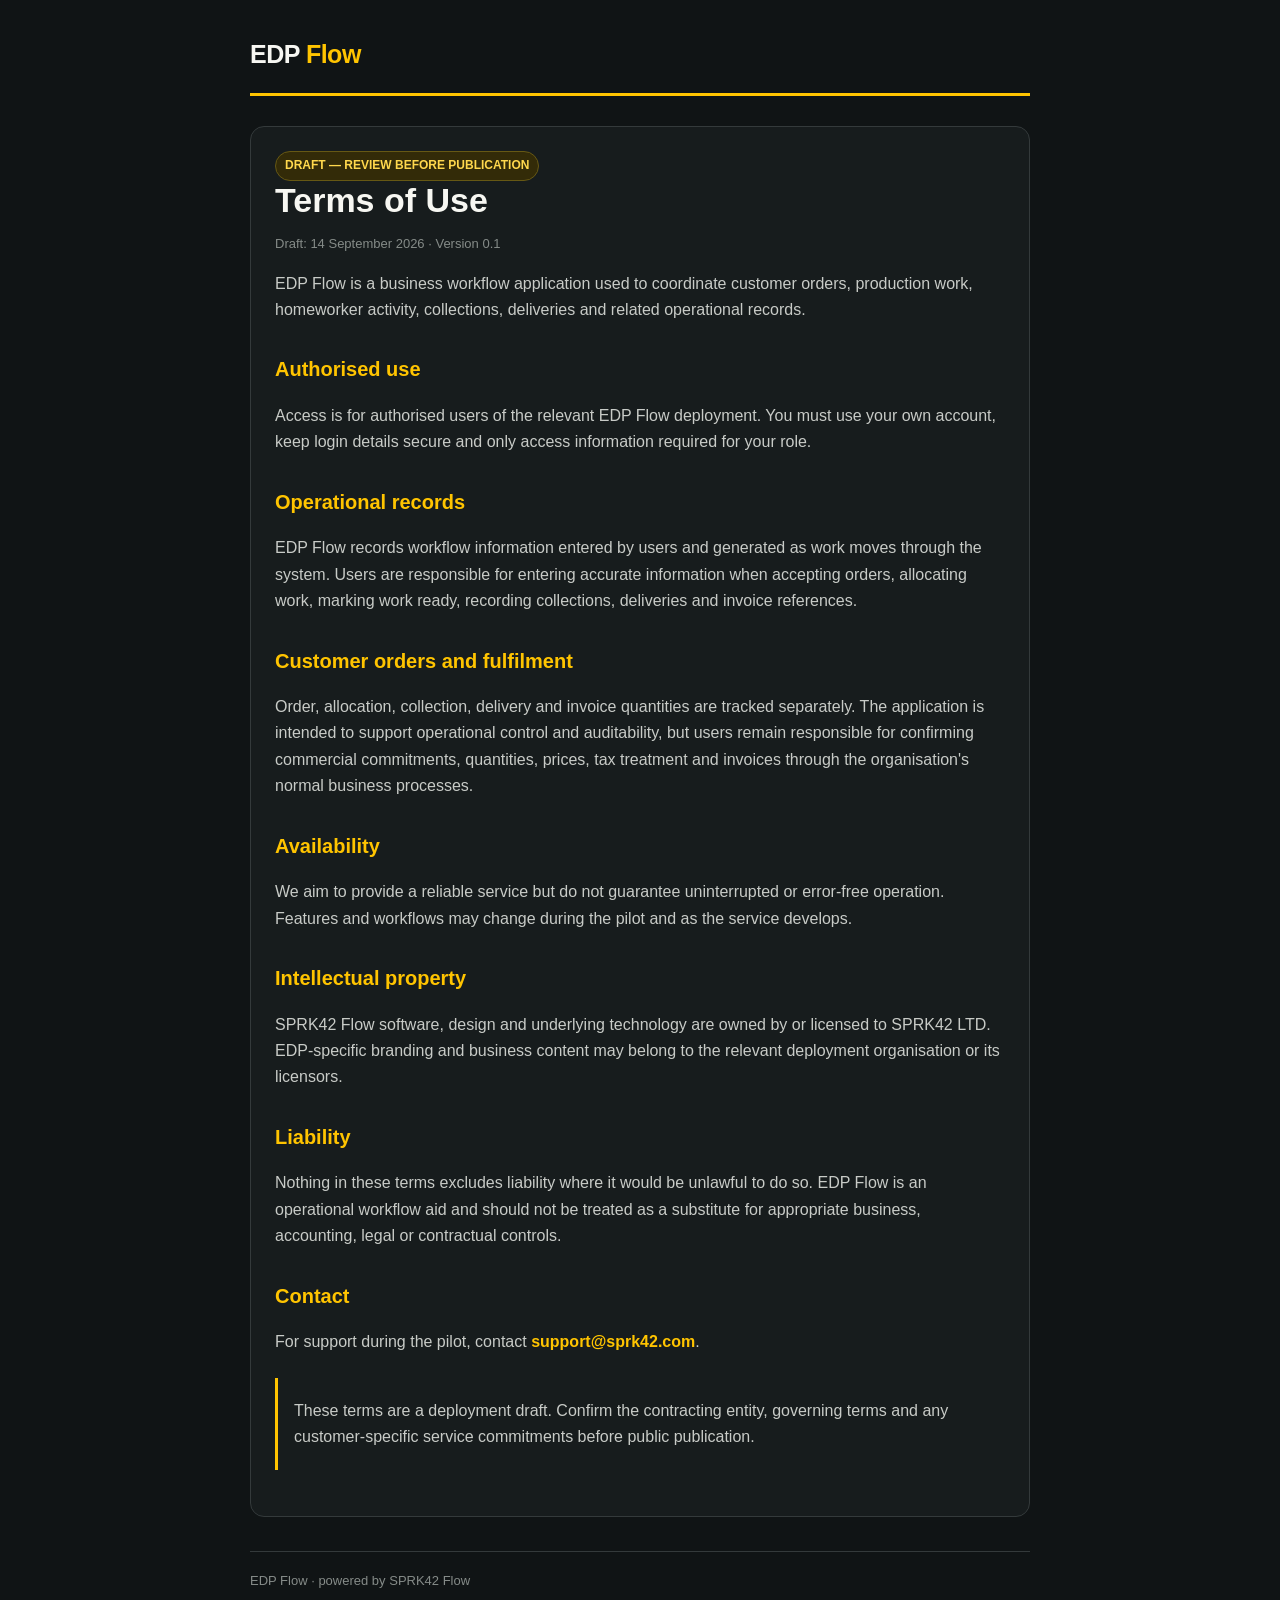
<file: sprk42-flow/company/edp-flow/terms.html>
<!DOCTYPE html><html lang="en"><head><meta charset="UTF-8"><meta name="viewport" content="width=device-width, initial-scale=1.0"><title>EDP Flow — Terms of Use</title><link rel="stylesheet" href="../../style.css"></head><body><main><div class="brand"><div class="brand-mark">EDP <span class="brand-sub">Flow</span></div></div><div class="card"><span class="draft">DRAFT — REVIEW BEFORE PUBLICATION</span><h1>Terms of Use</h1><p class="meta">Draft: 14 September 2026 · Version 0.1</p><p>EDP Flow is a business workflow application used to coordinate customer orders, production work, homeworker activity, collections, deliveries and related operational records.</p><h2>Authorised use</h2><p>Access is for authorised users of the relevant EDP Flow deployment. You must use your own account, keep login details secure and only access information required for your role.</p><h2>Operational records</h2><p>EDP Flow records workflow information entered by users and generated as work moves through the system. Users are responsible for entering accurate information when accepting orders, allocating work, marking work ready, recording collections, deliveries and invoice references.</p><h2>Customer orders and fulfilment</h2><p>Order, allocation, collection, delivery and invoice quantities are tracked separately. The application is intended to support operational control and auditability, but users remain responsible for confirming commercial commitments, quantities, prices, tax treatment and invoices through the organisation's normal business processes.</p><h2>Availability</h2><p>We aim to provide a reliable service but do not guarantee uninterrupted or error-free operation. Features and workflows may change during the pilot and as the service develops.</p><h2>Intellectual property</h2><p>SPRK42 Flow software, design and underlying technology are owned by or licensed to SPRK42 LTD. EDP-specific branding and business content may belong to the relevant deployment organisation or its licensors.</p><h2>Liability</h2><p>Nothing in these terms excludes liability where it would be unlawful to do so. EDP Flow is an operational workflow aid and should not be treated as a substitute for appropriate business, accounting, legal or contractual controls.</p><h2>Contact</h2><p>For support during the pilot, contact <a href="mailto:support@sprk42.com">support@sprk42.com</a>.</p><div class="notice"><p>These terms are a deployment draft. Confirm the contracting entity, governing terms and any customer-specific service commitments before public publication.</p></div></div><footer>EDP Flow · powered by SPRK42 Flow</footer></main></body></html>
</file>
<file: drive-simply/style.css>
body{font-family:-apple-system,BlinkMacSystemFont,"Segoe UI",sans-serif;background:#101415;color:#f7f7f2;margin:0;padding:24px;line-height:1.65}main{max-width:780px;margin:auto}.brand{border-bottom:3px solid #ffc400;padding:10px 0 18px;margin-bottom:30px}.brand a{display:inline-block;line-height:0}.brand img{display:block;width:min(240px,68vw);height:auto}h1{font-size:34px;line-height:1.15;margin:0 0 10px}h2{font-size:20px;color:#ffc400;margin-top:30px}p,li{color:#c8cbc7}strong{color:#f7f7f2}a{color:#ffc400;font-weight:700;text-decoration:none}.card{background:#171c1d;border:1px solid #343a3b;border-radius:14px;padding:24px}.meta{color:#858b88;font-size:13px}.notice{border-left:3px solid #ffc400;padding:4px 0 4px 16px;margin:22px 0}.links a{display:block;padding:10px 0;border-bottom:1px solid #343a3b}footer{margin-top:34px;padding-top:18px;border-top:1px solid #343a3b;color:#858b88;font-size:13px}
</file>
<file: sprk42-flow/style.css>
body{font-family:-apple-system,BlinkMacSystemFont,"Segoe UI",sans-serif;background:#101415;color:#f7f7f2;margin:0;padding:24px;line-height:1.65}main{max-width:780px;margin:auto}.brand{border-bottom:3px solid #ffc400;padding:10px 0 18px;margin-bottom:30px}.brand-mark{font-size:25px;font-weight:900;letter-spacing:-.5px;color:#f7f7f2}.brand-sub{color:#ffc400;font-weight:800}.card{background:#171c1d;border:1px solid #343a3b;border-radius:14px;padding:24px}h1{font-size:34px;line-height:1.15;margin:0 0 10px}h2{font-size:20px;color:#ffc400;margin-top:30px}p,li{color:#c8cbc7}strong{color:#f7f7f2}a{color:#ffc400;font-weight:700;text-decoration:none}.links a{display:block;padding:10px 0;border-bottom:1px solid #343a3b}.meta{color:#858b88;font-size:13px}.notice{border-left:3px solid #ffc400;padding:4px 0 4px 16px;margin:22px 0}.draft{display:inline-block;background:#332b08;color:#ffd84d;border:1px solid #665814;border-radius:999px;padding:4px 9px;font-size:12px;font-weight:800}footer{margin-top:34px;padding-top:18px;border-top:1px solid #343a3b;color:#858b88;font-size:13px}code{background:#0c0f10;padding:2px 5px;border-radius:4px}
</file>
